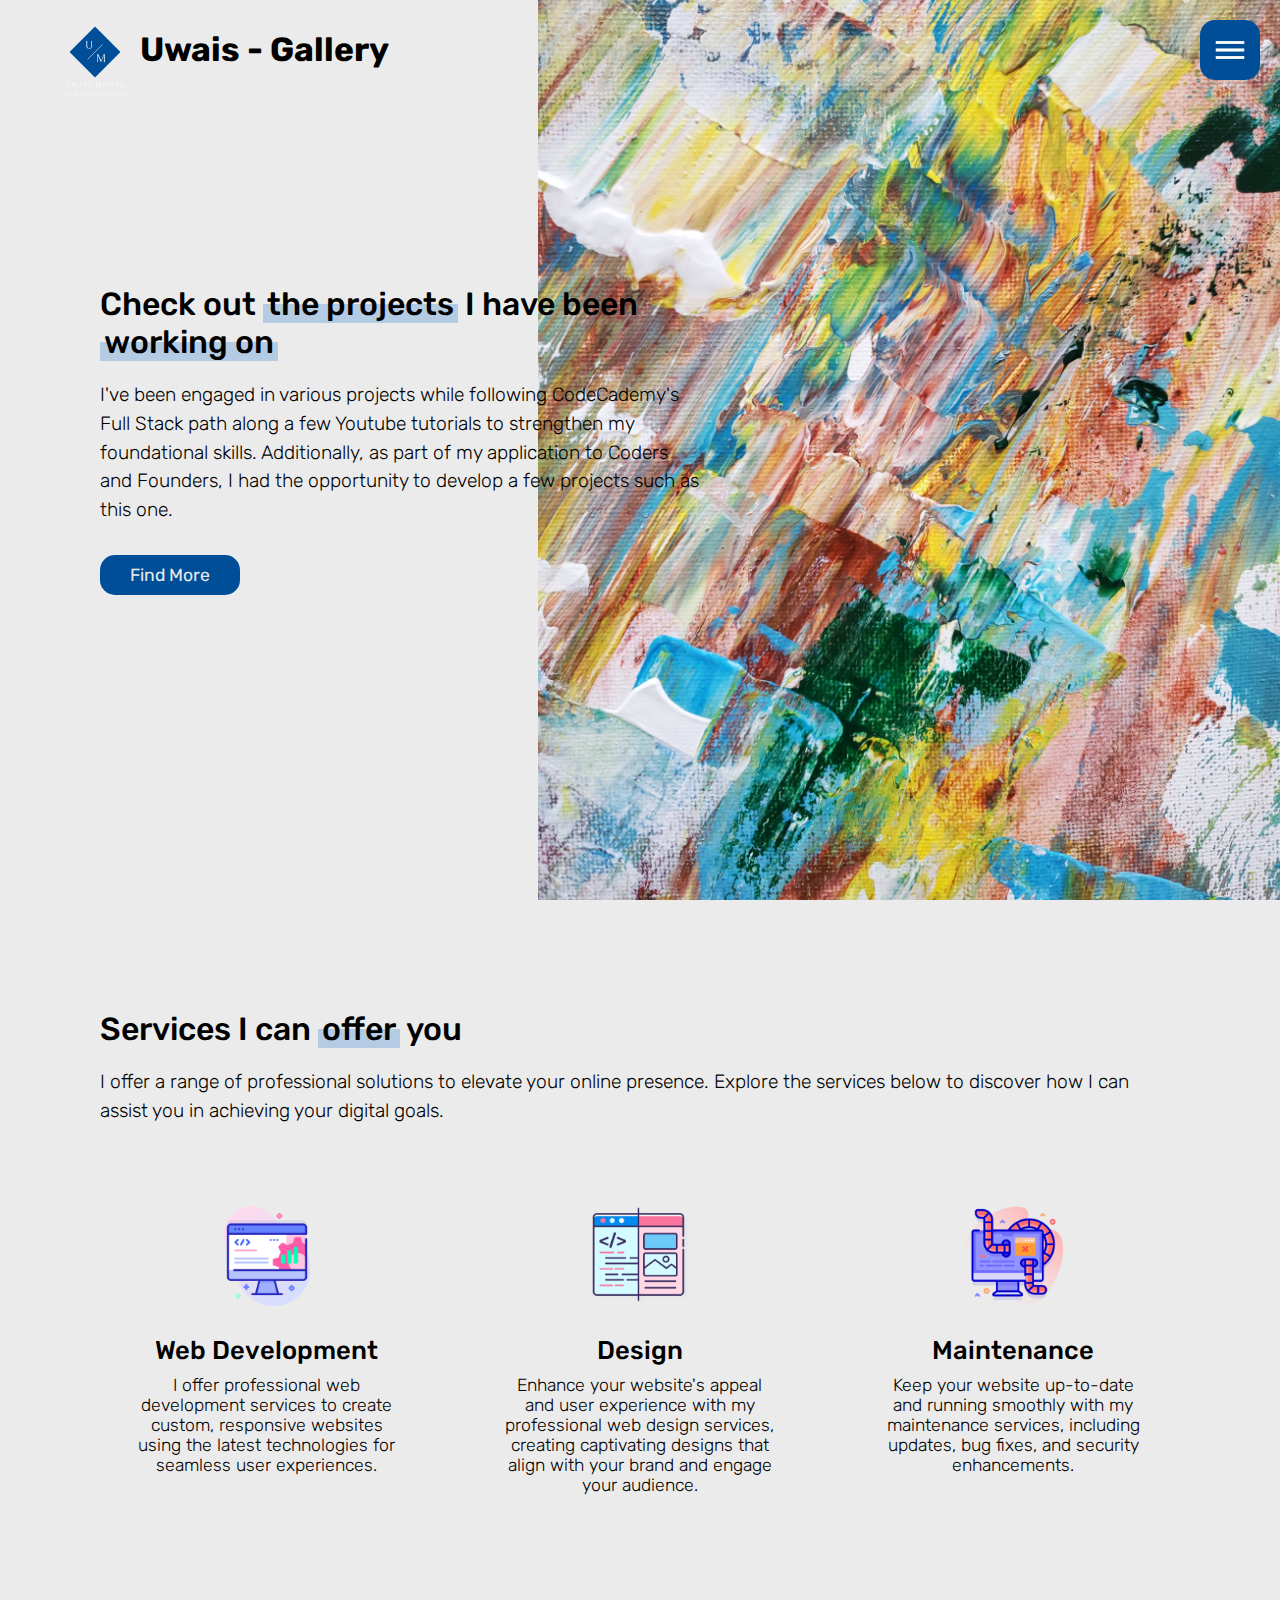
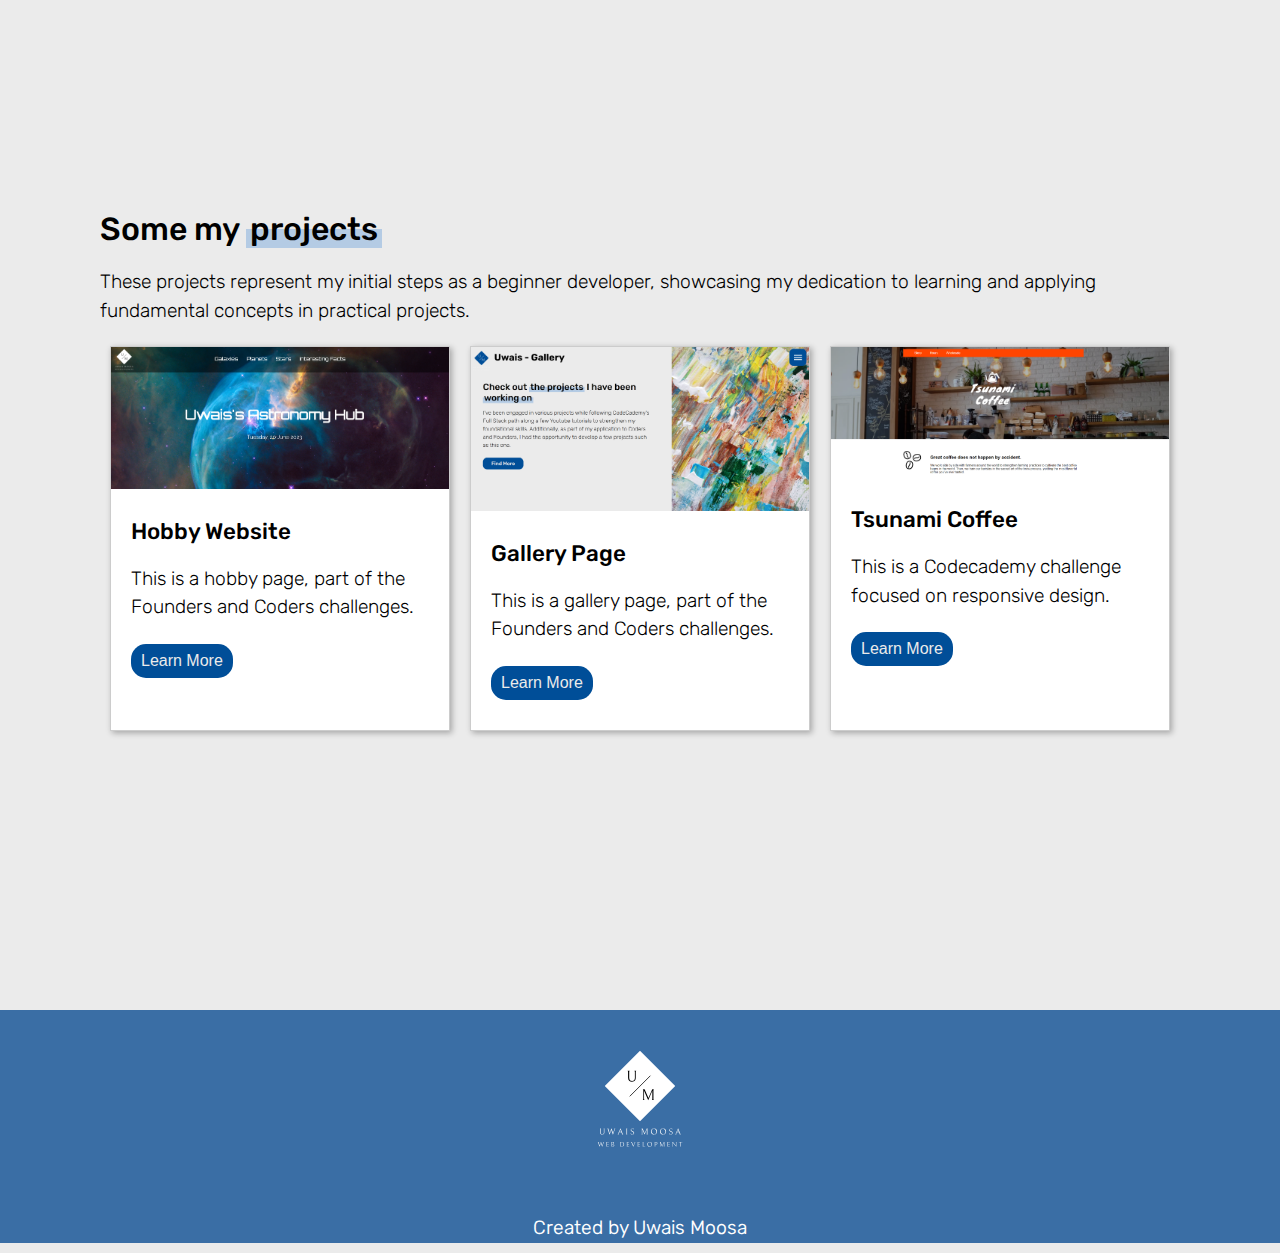
<file: index.html>
<!DOCTYPE html>
<html lang="en">
	<head>
		<meta charset="UTF-8" />
		<meta name="viewport" content="width=device-width, initial-scale=1.0" />
		<link rel="stylesheet" href="style.css" />
		<title>Uwais's Project Gallery</title>
	</head>
	<body>
		<header>
			<img src="/assets/logo-blue.svg" alt="Logo" id="logo" />
			<div class="logo"><h1>Uwais - Gallery</h1></div>
			<div class="toggle"></div>

			<nav class="menu">
				<ul>
					<li><a href="#hero">Home</a></li>
					<li><a href="#services">Services</a></li>
					<li><a href="#gallery-section">Gallery</a></li>
				</ul>
				<div class="contact">
					<ul>
						<li>
							<a href="https://github.com/Uwais-Moosa">
								<img
									src="/assets/github.svg"
									target="_blank"
									alt="Github icon"
								/>
							</a>
						</li>
						<li>
							<a href="https://linkedin.com">
								<img
									src="/assets/linkedin.svg"
									target="_blank"
									alt="LinkedIn Icon"
								/>
							</a>
						</li>
						<li>
							<a href="www.whatsapp.com">
								<img
									src="/assets/whatsapp.svg"
									target="_blank"
									alt="WhatsApp icon"
								/>
							</a>
						</li>
					</ul>
					<a href="mailto:uwais_m@hotmail.co.uk" class="email">
						<img src="/assets/email.svg" alt="Email icon" />
					</a>
				</div>
			</nav>
		</header>
		<section class="hero" id="hero">
			<img
				src="/assets/hero.jpg"
				class="hero-img"
				alt="painting"
			/>
			<div class="hero-content">
				<h2>
					Check out <span class="highlight">the projects</span> I have been
					<br />
					<span class="highlight">working on</span>
				</h2>
				<p>
                    I've been engaged in various projects while following CodeCademy's Full Stack path along a few Youtube tutorials to strengthen my foundational skills. 
                    Additionally, as part of my application to Coders and Founders, I had the opportunity to develop a few projects such as this one.
				</p>
				<a href="#services" class="button">Find More</a>
			</div>
		</section>

		<section id="services">
			<div class="title">
				<h2>Services I can <span class="highlight">offer</span> you</h2>
				<p>
                    I offer a range of professional solutions to elevate your online presence. 
                    Explore the services below to discover how I can assist you in achieving your digital goals.
				</p>
			</div>
			<div class="services">
				<div class="service">
					<div class="illustration">
						<img
							src="/assets/web-development.png"
							alt="computer"
						/>
					</div>
					<h3>Web Development</h3>
					<p>
						I offer professional web development services to create custom, responsive websites using the latest technologies for seamless user experiences.
					</p>
				</div>
                <div class="service">
					<div class="illustration">
						<img
							src="/assets/design.png"
							alt="design icon"
						/>
					</div>
					<h3>Design</h3>
					<p>
						Enhance your website's appeal and user experience with my professional web design services, creating captivating designs that align with your brand and engage your audience.
					</p>
				</div>
				<div class="service">
					<div class="illustration">
						<img
							src="/assets/maintenance.png"
							alt=""
						/>
					</div>
					<h3>Maintenance</h3>
					<p>
						Keep your website up-to-date and running smoothly with my maintenance services, including updates, bug fixes, and security enhancements.
					</p>
				</div>
				
		</section>

        <section id="gallery-section">
			<div class="title">
				<h2>Some my <span class="highlight">projects</span></h2>
				<p>
					These projects represent my initial steps as a beginner developer, showcasing my dedication to learning and applying fundamental concepts in practical projects.
				</p>
			</div>
			<div class="cards">
				<article class="card">
					<img src="/assets/project1.png" alt="Project">
					<div class="text">
					  <h3>Hobby Website</h3>
					  <p>This is a hobby page, part of the Founders and Coders challenges.</p>
					  <a href="/pages/project1.html"><button class="project-button">Learn More</button></a>
					</div>
				  </article>
				  <article class="card">
					<img src="/assets/project2.png" alt="Project">
					<div class="text">
					  <h3>Gallery Page</h3>
					  <p>This is a gallery page, part of the Founders and Coders challenges.</p>
					  <a href="/pages/project2.html"><button class="project-button">Learn More</button></a>
					</div>
				  </article>
				  <article class="card">
					<img src="/assets/project3.png" alt="Project">
					<div class="text">
					  <h3>Tsunami Coffee</h3>
					  <p>This is a Codecademy challenge focused on responsive design.</p>
					  <a href="/pages/project3.html"><button class="project-button">Learn More</button></a>
					</div>
				  </article>
			</div>
		</section>
		<footer>
        <img src="/assets/logo2.svg" alt="Logo" id="footer-logo" />
        <p>Created by Uwais Moosa</p>
		</footer>
		<script src="script.js"></script>
	</body>
</html>
</file>
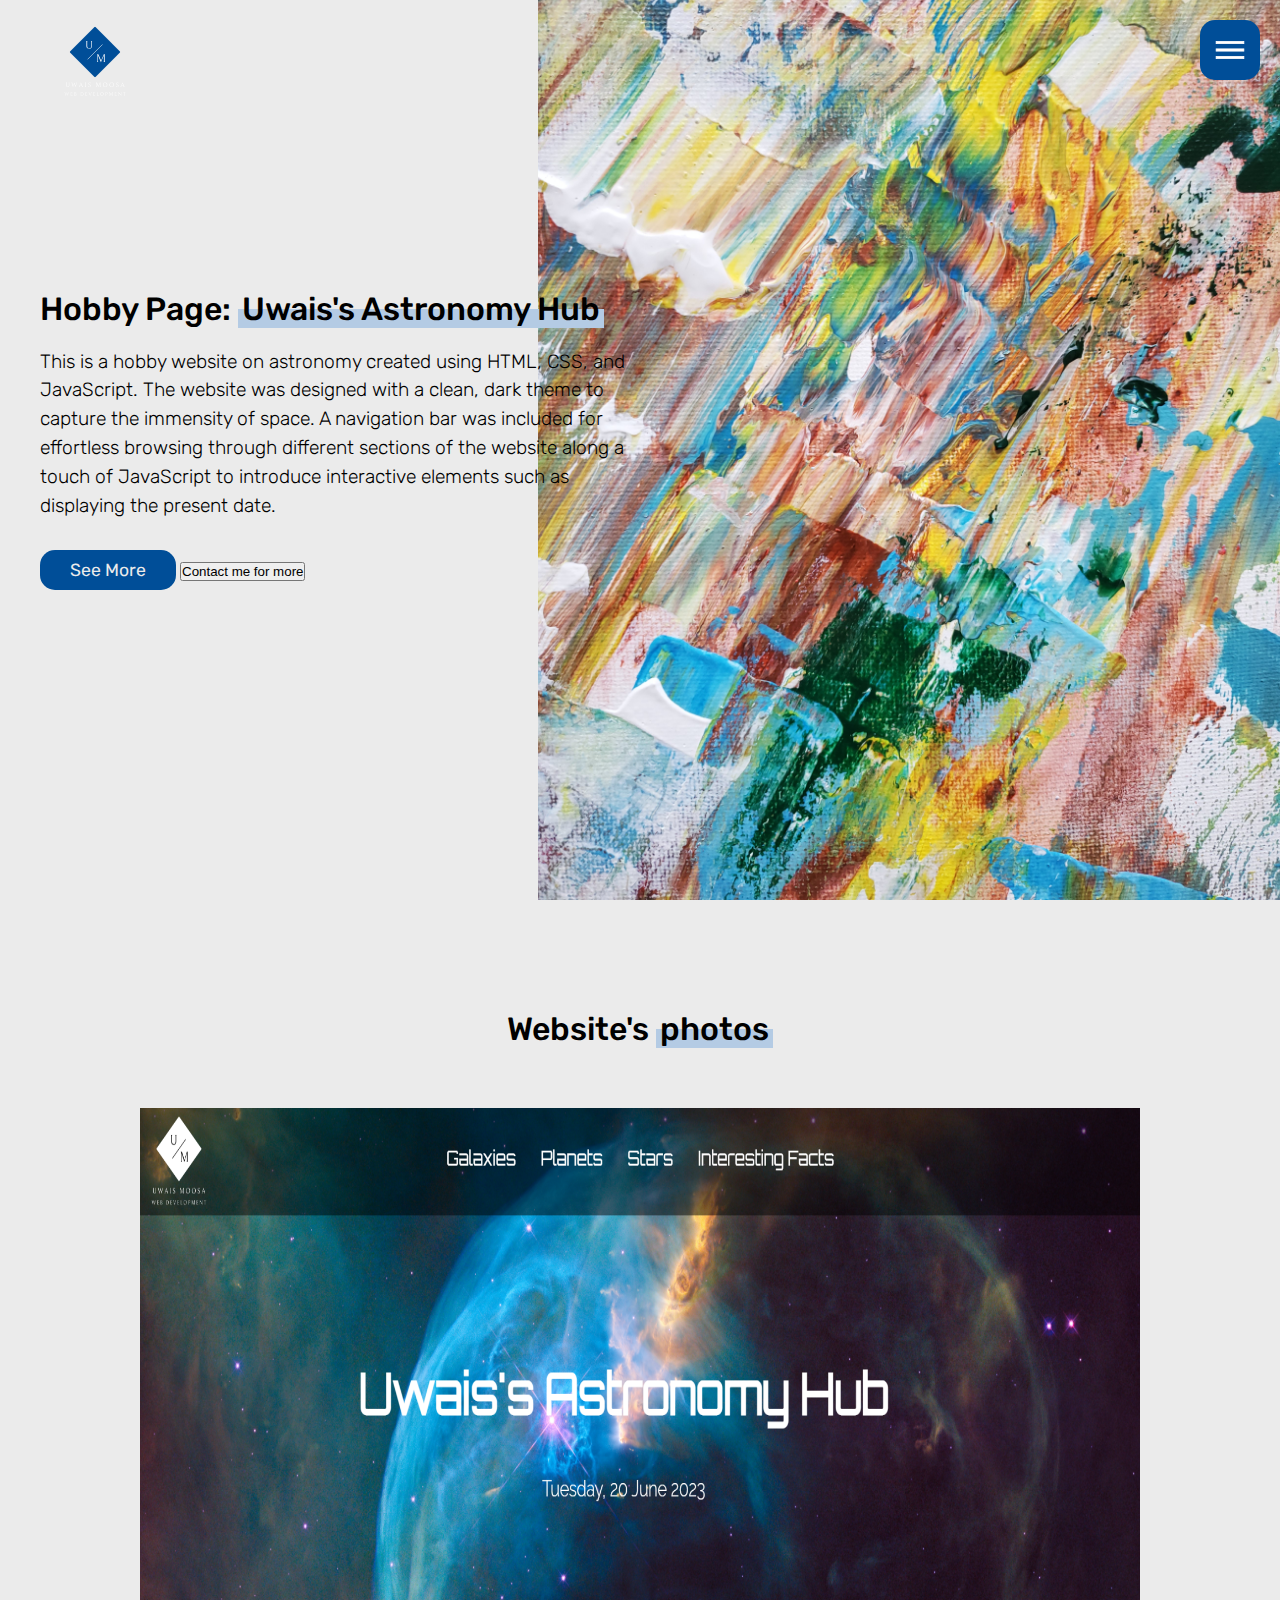
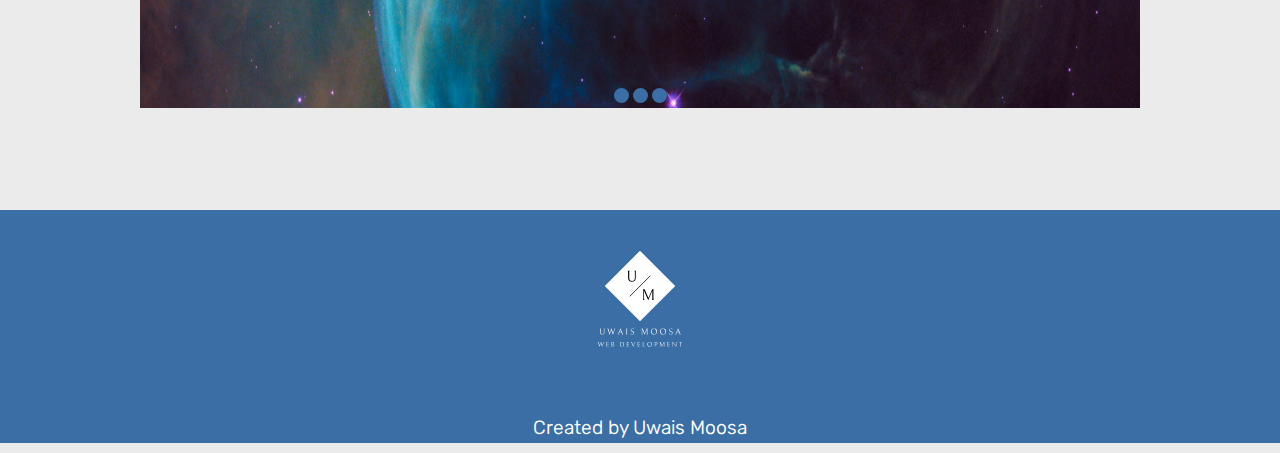
<file: pages/project1.html>
<!DOCTYPE html>
<html lang="en">
	<head>
		<meta charset="UTF-8" />
		<meta name="viewport" content="width=device-width, initial-scale=1.0" />
		<link rel="stylesheet" href="project.css" />
		<title>Uwais's Project Details</title>
	</head>
	<body>
		<header>
			<img src="../assets/logo-blue.svg" alt="Logo" id="logo" />
			<div class="toggle"></div>

			<nav class="menu">
				<ul>
					<li><a href="/index.html/#hero">Home</a></li>
					<li><a href="/index.html/#services">Services</a></li>
					<li><a href="/index.html/#gallery-section">Gallery</a></li>
				</ul>
				<div class="contact">
					<ul>
						<li>
							<a href="https://github.com/Uwais-Moosa">
								<img
									src="../assets/github.svg"
									target="_blank"
									alt="Github icon"
								/>
							</a>
						</li>
						<li>
							<a href="https://linkedin.com">
								<img
									src="../assets/linkedin.svg"
									target="_blank"
									alt="LinkedIn Icon"
								/>
							</a>
						</li>
						<li>
							<a href="www.whatsapp.com">
								<img
									src="../assets/whatsapp.svg"
									target="_blank"
									alt="WhatsApp icon"
								/>
							</a>
						</li>
					</ul>
					<a href="mailto:uwais_m@hotmail.co.uk" class="email">
						<img src="../assets/email.svg" alt="Email icon" />
					</a>
				</div>
			</nav>
		</header>
		<section class="hero" id="hero">
			<img src="/pages/assets/hero.jpg" class="hero-img" alt="project" />
			<div class="hero-content">
				<h2>
					Hobby Page: <span class="highlight">Uwais's Astronomy Hub</span>
					<br />
				</h2>
				<p>
					This is a hobby website on astronomy created using HTML, CSS, and
					JavaScript. The website was designed with a clean, dark theme to
					capture the immensity of space. A navigation bar was included for
					effortless browsing through different sections of the website along a
					touch of JavaScript to introduce interactive elements such as
					displaying the present date.
				</p>
				<a href="#services" class="button">See More</a>
				<a href="mailto:uwais_m@hotmail.co.uk"><button class="contact-button-mobile">Contact me for more</button></a>
			</div>
		</section>
		<section id="services">
			<div class="title">
				<h2>Website's <span class="highlight">photos</span></h2>
			</div>
			<div class="slider">
				<span id="slide-1"></span>
				<span id="slide-2"></span>
				<span id="slide-3"></span>
				<div class="image-container">
					<img
						src="./assets/project1.png"
						class="slide"
						width="1000"
						height="600"
					/>
					<img
						src="./assets/project1b.png"
						class="slide"
						width="1000"
						height="600"
					/>
					<img
						src="./assets/project1c.png"
						class="slide"
						width="1000"
						height="600"
					/>
				</div>
				<div class="buttons">
					<a href="#slide-1"></a>
					<a href="#slide-2"></a>
					<a href="#slide-3"></a>
				</div>
			</div>
		</section>
		<footer>
			<img src="../assets/logo2.svg" alt="Logo" id="footer-logo" />
			<p>Created by Uwais Moosa</p>
		</footer>

		<script src="/script.js"></script>
	</body>
</html>
</file>
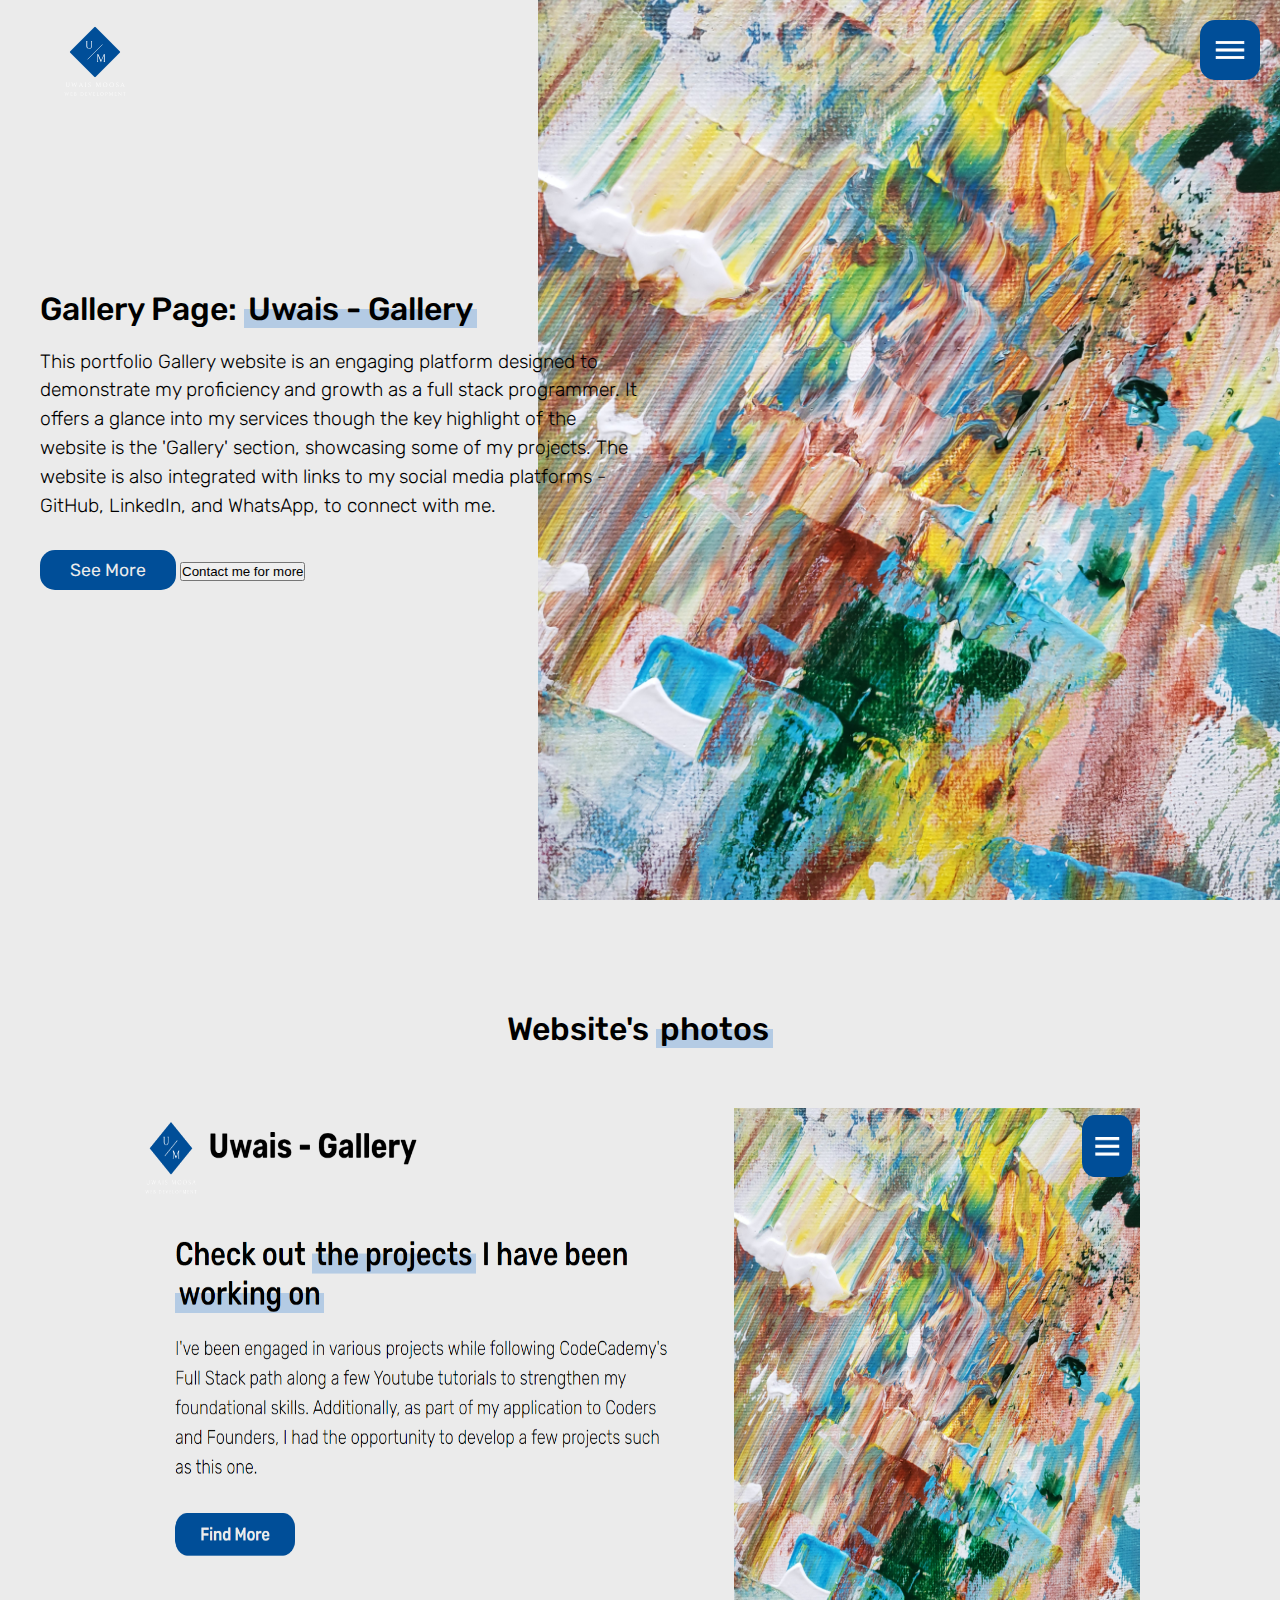
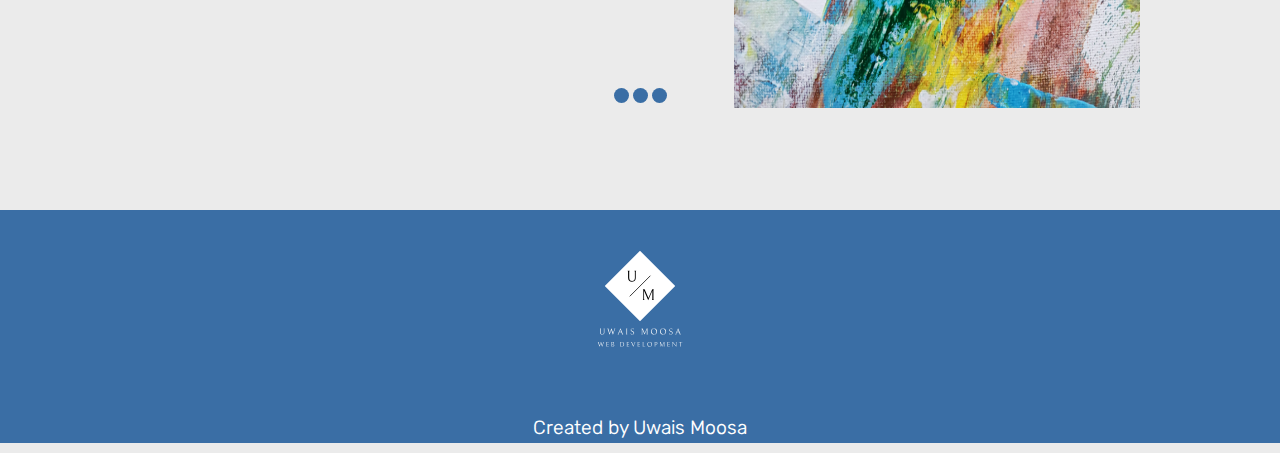
<file: pages/project2.html>
<!DOCTYPE html>
<html lang="en">
	<head>
		<meta charset="UTF-8" />
		<meta name="viewport" content="width=device-width, initial-scale=1.0" />
		<link rel="stylesheet" href="project.css" />
		<title>Uwais's Project Details</title>
	</head>
	<body>
		<header>
			<img src="../assets/logo-blue.svg" alt="Logo" id="logo" />
			<div class="toggle"></div>

			<nav class="menu">
				<ul>
					<li><a href="/index.html/#hero">Home</a></li>
					<li><a href="/index.html/#services">Services</a></li>
					<li><a href="/index.html/#gallery-section">Gallery</a></li>
				</ul>
				<div class="contact">
					<ul>
						<li>
							<a href="https://github.com/Uwais-Moosa">
								<img
									src="../assets/github.svg"
									target="_blank"
									alt="Github icon"
								/>
							</a>
						</li>
						<li>
							<a href="https://linkedin.com">
								<img
									src="../assets/linkedin.svg"
									target="_blank"
									alt="LinkedIn Icon"
								/>
							</a>
						</li>
						<li>
							<a href="www.whatsapp.com">
								<img
									src="../assets/whatsapp.svg"
									target="_blank"
									alt="WhatsApp icon"
								/>
							</a>
						</li>
					</ul>
					<a href="mailto:uwais_m@hotmail.co.uk" class="email">
						<img src="../assets/email.svg" alt="Email icon" />
					</a>
				</div>
			</nav>
		</header>
		<section class="hero" id="hero">
			<img src="/pages/assets/hero.jpg" class="hero-img" alt="project" />
			<div class="hero-content">
				<h2>
					Gallery Page: <span class="highlight">Uwais - Gallery</span>
					<br />
				</h2>
				<p>
					This portfolio Gallery website is an engaging platform designed to
					demonstrate my proficiency and growth as a full stack programmer. It
					offers a glance into my services though the key highlight of the
					website is the 'Gallery' section, showcasing some of my projects. The
					website is also integrated with links to my social media platforms -
					GitHub, LinkedIn, and WhatsApp, to connect with me.
				</p>
				<a href="#services" class="button">See More</a>
				<a href="mailto:uwais_m@hotmail.co.uk"><button class="contact-button-mobile">Contact me for more</button></a>
			</div>
		</section>
		<section id="services">
			<div class="title">
				<h2>Website's <span class="highlight">photos</span></h2>
			</div>
			<div class="slider">
				<span id="slide-1"></span>
				<span id="slide-2"></span>
				<span id="slide-3"></span>
				<div class="image-container">
					<img
						src="./assets/project2.png"
						class="slide"
						width="1000"
						height="600"
					/>
					<img
						src="./assets/project2b.png"
						class="slide"
						width="1000"
						height="600"
					/>
					<img
						src="./assets/project2c.png"
						class="slide"
						width="1000"
						height="600"
					/>
				</div>
				<div class="buttons">
					<a href="#slide-1"></a>
					<a href="#slide-2"></a>
					<a href="#slide-3"></a>
				</div>
			</div>
		</section>
		<footer>
			<img src="../assets/logo2.svg" alt="Logo" id="footer-logo" />
			<p>Created by Uwais Moosa</p>
		</footer>

		<script src="/script.js"></script>
	</body>
</html>
</file>
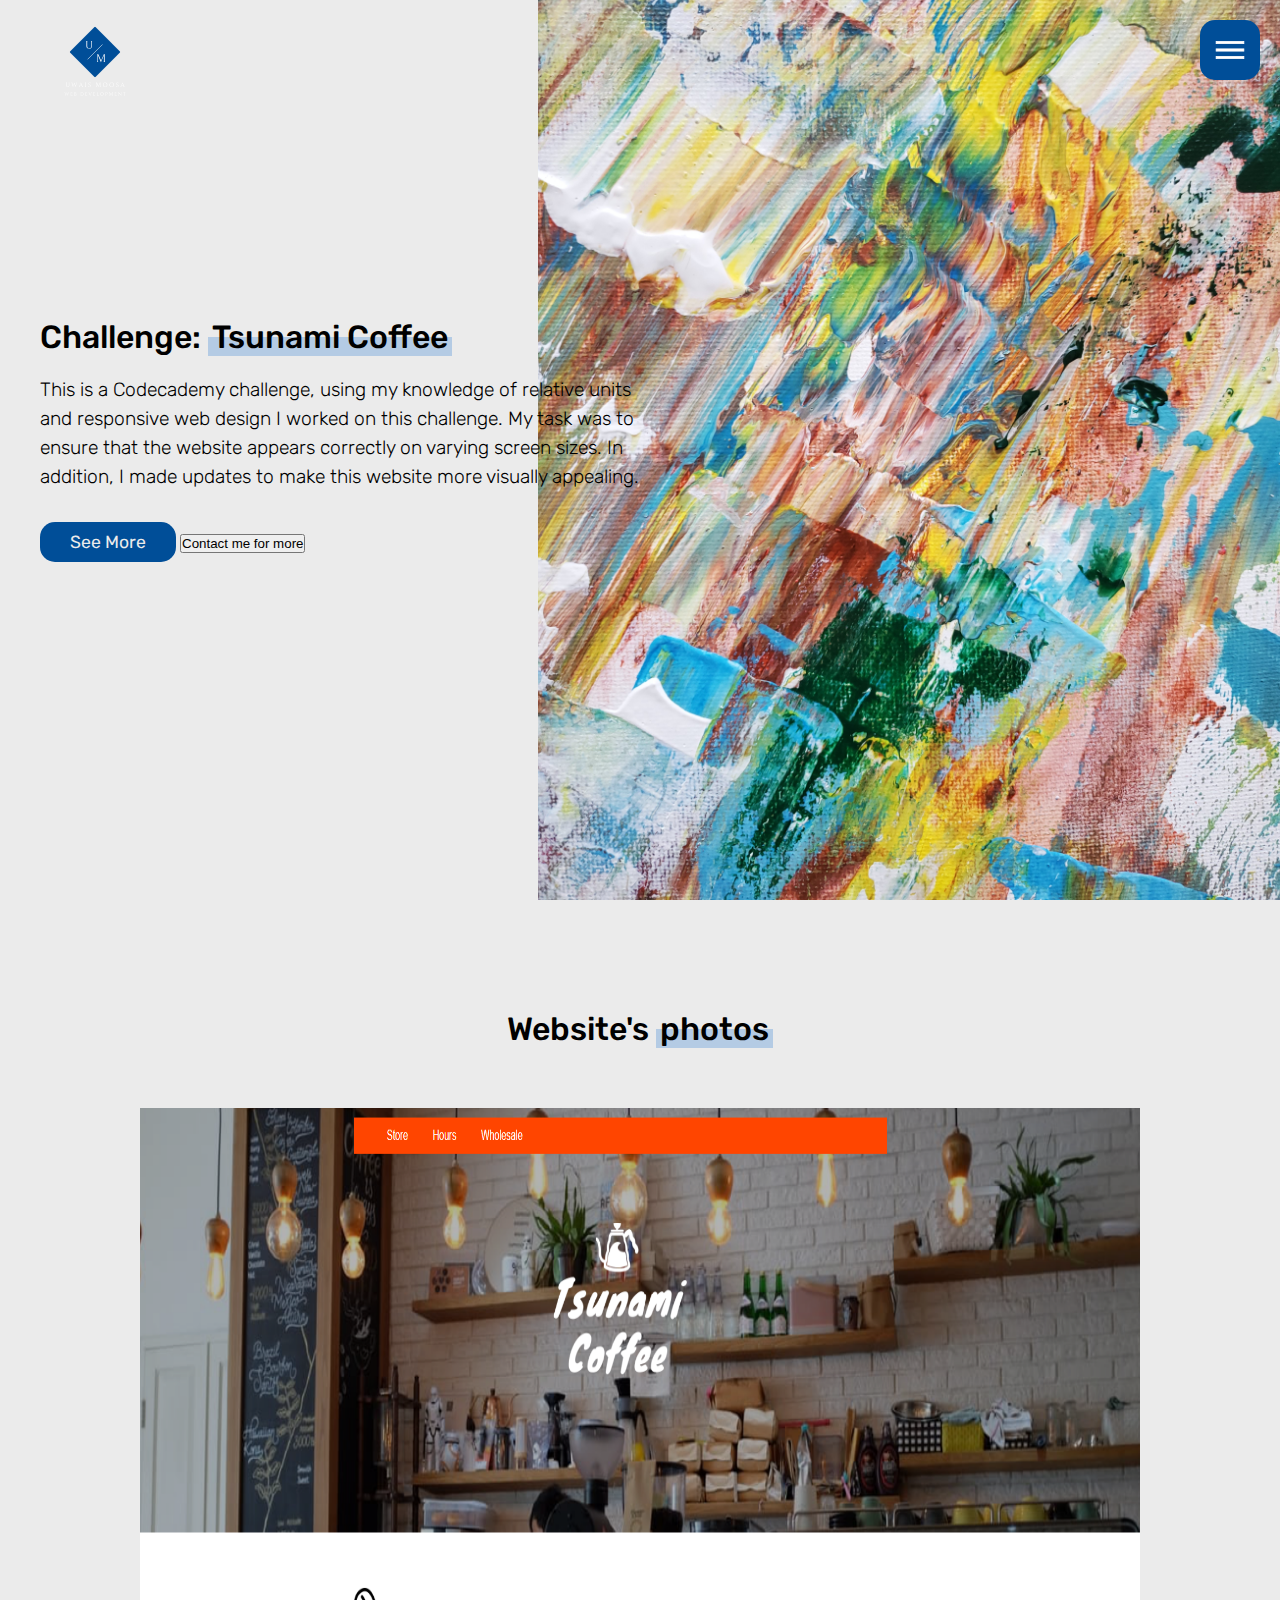
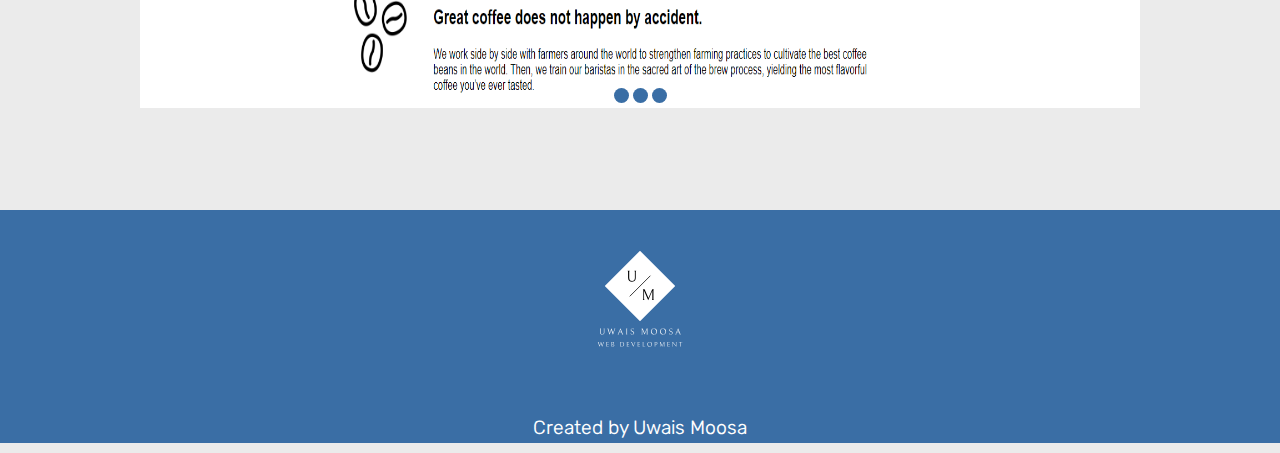
<file: pages/project3.html>
<!DOCTYPE html>
<html lang="en">
	<head>
		<meta charset="UTF-8" />
		<meta name="viewport" content="width=device-width, initial-scale=1.0" />
		<link rel="stylesheet" href="project.css" />
		<title>Uwais's Project Details</title>
	</head>
	<body>
		<header>
			<img src="../assets/logo-blue.svg" alt="Logo" id="logo" />
			<div class="toggle"></div>

			<nav class="menu">
				<ul>
					<li><a href="/index.html/#hero">Home</a></li>
					<li><a href="/index.html/#services">Services</a></li>
					<li><a href="/index.html/#gallery-section">Gallery</a></li>
				</ul>
				<div class="contact">
					<ul>
						<li>
							<a href="https://github.com/Uwais-Moosa">
								<img
									src="../assets/github.svg"
									target="_blank"
									alt="Github icon"
								/>
							</a>
						</li>
						<li>
							<a href="https://linkedin.com">
								<img
									src="../assets/linkedin.svg"
									target="_blank"
									alt="LinkedIn Icon"
								/>
							</a>
						</li>
						<li>
							<a href="www.whatsapp.com">
								<img
									src="../assets/whatsapp.svg"
									target="_blank"
									alt="WhatsApp icon"
								/>
							</a>
						</li>
					</ul>
					<a href="mailto:uwais_m@hotmail.co.uk" class="email">
						<img src="../assets/email.svg" alt="Email icon" />
					</a>
				</div>
			</nav>
		</header>
		<section class="hero" id="hero">
			<img src="/pages/assets/hero.jpg" class="hero-img" alt="project" />
			<div class="hero-content">
				<h2>
					Challenge: <span class="highlight">Tsunami Coffee</span>
					<br />
				</h2>
				<p>
					This is a Codecademy challenge, using my knowledge of relative units
					and responsive web design I worked on this challenge. My task was to
					ensure that the website appears correctly on varying screen sizes. In
					addition, I made updates to make this website more visually appealing.
				</p>
				<a href="#services" class="button">See More</a>
				<a href="mailto:uwais_m@hotmail.co.uk"><button class="contact-button-mobile">Contact me for more</button></a>
			</div>
		</section>
		<section id="services">
			<div class="title">
				<h2>Website's <span class="highlight">photos</span></h2>
			</div>
			<div class="slider">
				<span id="slide-1"></span>
				<span id="slide-2"></span>
				<span id="slide-3"></span>
				<div class="image-container">
					<img
						src="./assets/project3.png"
						class="slide"
						width="1000"
						height="600"
					/>
					<img
						src="./assets/project3b.png"
						class="slide"
						width="1000"
						height="600"
					/>
					<img
						src="./assets/project3c.png"
						class="slide"
						width="1000"
						height="600"
					/>
				</div>
				<div class="buttons">
					<a href="#slide-1"></a>
					<a href="#slide-2"></a>
					<a href="#slide-3"></a>
				</div>
			</div>
		</section>
		<footer>
			<img src="../assets/logo2.svg" alt="Logo" id="footer-logo" />
			<p>Created by Uwais Moosa</p>
		</footer>

		<script src="/script.js"></script>
	</body>
</html>
</file>
<file: style.css>
@import url("https://fonts.googleapis.com/css2?family=Rubik:wght@300;500;700&display=swap");

* {
	box-sizing: border-box;
	margin: 0;
	padding: 0;
}

html,
body {
	font-family: "Rubik", sans-serif;
	color: var(--text-color);
	scroll-behavior: smooth;
	background-color: #ebebeb;
}

#logo {
	width: 150px;
	height: 130px;
	position: absolute;
	top: -3px;
	left: 20px;
}

.logo {
	position: absolute;
	top: 30px;
	left: 100px;
	z-index: 20;
}

.logo h1 {
	padding-left: 40px;
	font-size: 2.1rem;
	font-weight: 700;
}

.toggle {
	cursor: pointer;
	position: fixed;
	top: 0;
	right: 0;
	width: 60px;
	height: 60px;
	background: #004e98 url("./assets/menu.svg");
	background-position: center;
	background-repeat: no-repeat;
	background-size: 30px;
	z-index: 20;
	margin-right: 20px;
	margin-top: 20px;
	border-radius: 15px;
}

.toggle.active {
	background: #004e98 url("./assets/close.svg");
	background-position: center;
	background-repeat: no-repeat;
	background-size: 25px;
}

nav.menu {
	position: fixed;
	top: 0;
	left: 100%;
	width: 100%;
	height: 100%;
	background-color: #ebebeb;
	z-index: 15;
	display: flex;
	justify-content: center;
	align-items: center;
}

nav.menu.active {
	left: 0;
}

nav.menu ul {
	position: relative;
	list-style-type: none;
}

nav.menu ul li {
	position: relative;
	text-align: center;
	padding-bottom: 5px;
}

nav.menu ul li a {
	font-size: 2rem;
	color: #000;
	text-decoration: none;
	font-weight: 300;
}

nav.menu ul li a:hover {
	color: #3a6ea5;
}

nav.menu .contact {
	position: absolute;
	top: 0;
	left: 0;
	width: 60px;
	height: 100%;
	display: flex;
	justify-content: center;
	align-items: center;
}

nav.menu .contact a {
	display: inline-block;
	transform: scale(0.5);
}

nav.menu .email {
	position: absolute;
	bottom: 20px;
}
section {
	display: flex;
	flex-direction: column;
	min-height: 100vh;
	align-items: center;
	padding: 100px 40px;
	margin-top: 60px;
}

h2 {
	font-size: 2rem;
	font-weight: 500;
}

p {
	margin: 20px 0 10px;
	font-size: 1.2rem;
	line-height: 1.5;
	font-weight: 300;
}

section.hero {
	flex-direction: row;
	margin-top: 0;
}

.hero-content {
	position: relative;
	z-index: 10;
	max-width: 600px;
}

.highlight {
	background: linear-gradient(180deg, rgba(255, 255, 255, 0) 50%, #b4cbe4 50%);
	padding: 0 0.25rem;
}

.hero-img {
	display: block;
	position: absolute;
	bottom: 0;
	right: 0;
	height: 110%;
}

.button {
	cursor: pointer;
	display: inline-block;
	background-color: #004e98;
	color: #ebebeb;
	font-size: 1.1rem;
	text-decoration: none;
	padding: 10px 30px;
	margin: 20px 0;
	border: 0;
	border-radius: 15px;
}

.button:hover {
	transform: scale(0.98);
}

#services {
	margin-top: 10px;
}
.services {
	margin-top: 40px;
	display: grid;
	grid-template-columns: 1fr;
	gap: 40px;
	text-align: center;
}

.services .service .illustration img {
	width: 100px;
	height: 100px;
}

.services .service {
	padding: 30px;
	box-shadow: 0 10px 30px #004e98;
}

.services .service h3 {
	font-size: 1.6rem;
	font-weight: 500;
	margin-top: 20px;
	color: #000;
}

.services .service p {
	line-height: normal;
	font-size: 1.1rem;
	margin: 10px 0;
}

#gallery-section {
	margin-top: -100px;
}
.cards {
	display: flex;
	flex-wrap: wrap;
	justify-content: center;
	align-items: stretch;
}
.card {
	flex: 700 0 200px;
	margin: 10px;
	border: 1px solid #ccc;
	box-shadow: 2px 2px 6px 0px rgba(0, 0, 0, 0.3);
	background-color: #fff;
}
.card:hover {
	transform: scale(0.98);
}
.card img {
	max-width: 100%;
}
.card .text {
	padding: 0 20px 20px;
}

.project-button {
	cursor: pointer;
	display: inline-block;
	background-color: #004e98;
	color: #ebebeb;
	font-size: 1rem;
	text-decoration: none;
	padding: 8px 10px;
	margin: 10px 0;
	border: 0;
	border-radius: 15px;
}

.project-button:hover {
	transform: scale(0.98);
}

.card .text h3 {
	font-size: 1.4rem;
	font-weight: 500;
	margin-top: 20px;
	color: #000;
}

footer {
	text-align: center;
	background-color: #3a6ea5;
}
footer p {
	color: #fff;
	font-weight: 350;
}
#footer-logo {
	width: 180px;
	height: 180px;
}
@media only screen and (max-width: 767px) {
	.logo h1 {
		font-size: 24px;
		margin-top: 13px;
		padding-left: 20px;
		text-align: center;
		white-space: nowrap;
	}
	#logo {
		width: 75px;
		height: 85px;
		top: 10px;
		left: 10px;
	}

	.hero-content h2,
	#services .title h2,
	#gallery-section .title h2 {
		font-size: 1.6em;
		margin-top: 10px;
		text-align: center;
	}

	.hero-content p,
	.services,
	.hero-img,
	.toggle,
	.button,
	.project-button,
	section,
	#gallery-section {
		text-align: center;
	}
	.hero {
		padding-top: 100px;
	}
	.hero-content p,
	.button,
	.project-button {
		margin-bottom: 80px;
	}

	.toggle {
		width: 30px;
		height: 30px;
		margin-right: 10px;
		margin-top: 10px;
		background-size: 15px;
	}

	nav.menu {
		padding: 20px;
	}

	nav.menu ul li a {
		font-size: 1.2rem;
	}

	.hero-img {
		width: 100%;
		height: 170px;
	}

	.button,
	.project-button {
		padding: 10px 10px;
		font-size: 1rem;
		display: block;
	}

	section {
		padding: 10px 20px;
	}

	.services {
		grid-template-columns: 1fr;
	}

	#gallery-section {
		margin-top: 5px;
	}

	.cards {
		flex-direction: column;
	}

	.card {
		flex: 100%;
		margin: 10px 0;
	}

	footer p {
		font-size: 0.8rem;
	}
}

@media (min-width: 768px) {
	.services {
		grid-template-columns: repeat(2, 1fr);
	}

	.services .service {
		box-shadow: none;
	}

	.services .service:hover {
		box-shadow: 0 10px 30px rgba(0, 0, 0, 0.1);
	}
}

@media (min-width: 1068px) {
	nav .menu ul li a,
	section {
		font-size: 2.3rem;
		padding: 100px;
	}

	.services {
		grid-template-columns: repeat(3, 1fr);
	}
}
</file>
<file: pages/project.css>
@import url("https://fonts.googleapis.com/css2?family=Rubik:wght@300;500;700&display=swap");

* {
	box-sizing: border-box;
	margin: 0;
	padding: 0;
}

html,
body {
	font-family: "Rubik", sans-serif;
	color: var(--text-color);
	scroll-behavior: smooth;
	background-color: #ebebeb;
}

#logo {
	width: 150px;
	height: 130px;
	position: absolute;
	top: -3px;
	left: 20px;
}

.logo {
	position: absolute;
	top: 16px;
	left: 40px;
	z-index: 20;
}

.logo h1 {
	padding-left: 40px;
	font-size: 1.6rem;
	font-weight: 700;
}

.toggle {
	cursor: pointer;
	position: fixed;
	top: 0;
	right: 0;
	width: 60px;
	height: 60px;
	background: #004e98 url("../assets/menu.svg");
	background-position: center;
	background-repeat: no-repeat;
	background-size: 30px;
	z-index: 20;
	margin-right: 20px;
	margin-top: 20px;
	border-radius: 15px;
}

.toggle.active {
	background: #004e98 url("../assets/close.svg");
	background-position: center;
	background-repeat: no-repeat;
	background-size: 25px;
}

nav.menu {
	position: fixed;
	top: 0;
	left: 100%;
	width: 100%;
	height: 100%;
	background-color: #ebebeb;
	z-index: 15;
	display: flex;
	justify-content: center;
	align-items: center;
}

nav.menu.active {
	left: 0;
}

nav.menu ul {
	position: relative;
	list-style-type: none;
}

nav.menu ul li {
	position: relative;
	text-align: center;
	padding-bottom: 5px;
}

nav.menu ul li a {
	font-size: 2rem;
	color: #000;
	text-decoration: none;
	font-weight: 300;
}

nav.menu ul li a:hover {
	color: #3a6ea5;
}

nav.menu .contact {
	position: absolute;
	top: 0;
	left: 0;
	width: 60px;
	height: 100%;
	display: flex;
	justify-content: center;
	align-items: center;
}

nav.menu .contact a {
	display: inline-block;
	transform: scale(0.5);
}

nav.menu .email {
	position: absolute;
	bottom: 20px;
}
section {
	display: flex;
	flex-direction: column;
	min-height: 100vh;
	align-items: center;
	padding: 100px 40px;
	margin-top: 60px;
}

h2 {
	font-size: 2rem;
	font-weight: 500;
}

p {
	margin: 20px 0 10px;
	font-size: 1.2rem;
	line-height: 1.5;
	font-weight: 300;
}

section.hero {
	flex-direction: row;
	margin-top: 0;
}

.hero-content {
	position: relative;
	z-index: 10;
	max-width: 600px;
}

.highlight {
	background: linear-gradient(180deg, rgba(255, 255, 255, 0) 50%, #b4cbe4 50%);
	padding: 0 0.25rem;
}

.hero-img {
	display: block;
	position: absolute;
	bottom: 0;
	right: 0;
	height: 110%;
}

.button {
	cursor: pointer;
	display: inline-block;
	background-color: #004e98;
	color: #ebebeb;
	font-size: 1.1rem;
	text-decoration: none;
	padding: 10px 30px;
	margin: 20px 0;
	border: 0;
	border-radius: 15px;
}

.button:hover {
	transform: scale(0.98);
}

#services {
	margin-top: 10px;
}

.title {
	margin-bottom: 60px;
}

.slider {
	width: 1000px;
	height: 600px;
	background-color: #3a6ea5;
	margin-left: auto;
	margin-right: auto;
	margin-top: 0px;
	text-align: center;
	overflow: hidden;
	border-radius: 0px;
}
.image-container {
	width: 3000px;
	background-color: #3a6ea5;
	height: 600px;
	clear: both;
	position: relative;
	-webkit-transition: left 2s;
	-moz-transition: left 2s;
	-o-transition: left 2s;
	transition: left 2s;
}
.slide {
	float: left;
	margin: 0px;
	padding: 0px;
	position: relative;
}
#slide-1:target ~ .image-container {
	left: 0px;
}
#slide-2:target ~ .image-container {
	left: -1000px;
}
#slide-3:target ~ .image-container {
	left: -2000px;
}
.buttons {
	position: relative;
	top: -20px;
}
.buttons a {
	display: inline-block;
	height: 15px;
	width: 15px;
	border-radius: 50px;
	background-color: #3a6ea5;
}

footer {
	text-align: center;
	background-color: #3a6ea5;
}
footer p {
	color: #fff;
	font-weight: 350;
}
#footer-logo {
	width: 180px;
	height: 180px;
}
@media only screen and (max-width: 767px) {
	.contact-button-mobile {
		cursor: pointer;
		display: block;
		background-color: #004e98;
		color: #ebebeb;
		font-size: 1.1rem;
		text-decoration: none;
		text-align: center;
		padding: 10px 50px;
		margin: 20px 20;
		border: 0;
		border-radius: 15px;
	}

	.contact-button-mobile:hover {
		transform: scale(0.98);
	}
	.logo h1 {
		font-size: 24px;
		margin-top: 13px;
		padding-left: 20px;
		text-align: center;
		white-space: nowrap;
	}
	#logo {
		width: 75px;
		height: 85px;
		top: 10px;
		left: 10px;
	}

	.hero-content h2,
	.title h2 {
		font-size: 1.6em;
		margin-top: 10px;
		text-align: center;
	}
	.hero-img {
		padding-top: 50px;
	}
	.hero-content p,
	.hero-img,
	.toggle,
	section {
		text-align: center;
	}
	.hero {
		padding-top: 100px;
	}
	.hero-content p {
		margin-bottom: 80px;
	}

	.toggle {
		width: 30px;
		height: 30px;
		margin-right: 10px;
		margin-top: 10px;
		background-size: 15px;
		right: 10px;
	}

	nav.menu {
		padding: 20px;
	}

	nav.menu ul li a {
		font-size: 1.2rem;
	}

	.hero-img {
		display: none;
	}

	.button {
		display: none;
	}

	#services {
		display: none;
	}

	footer p {
		font-size: 0.8rem;
	}
}
</file>
